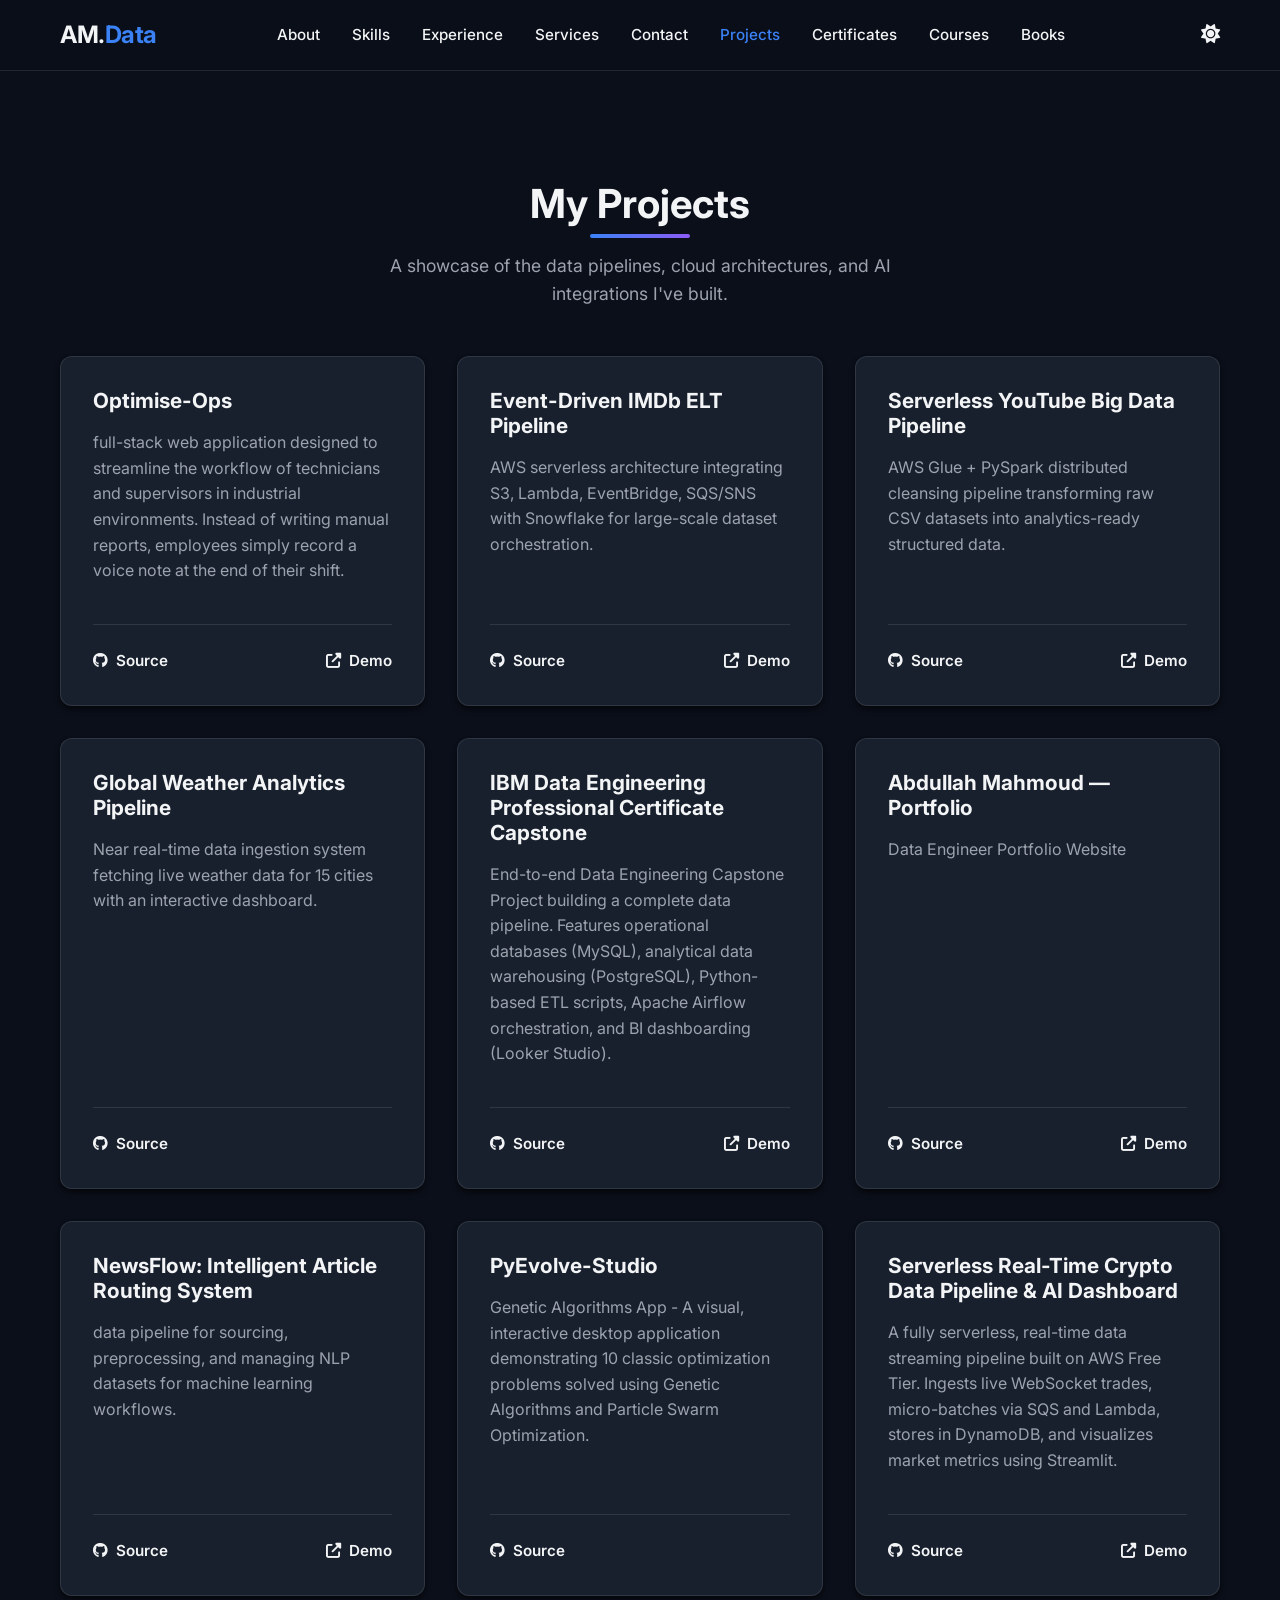
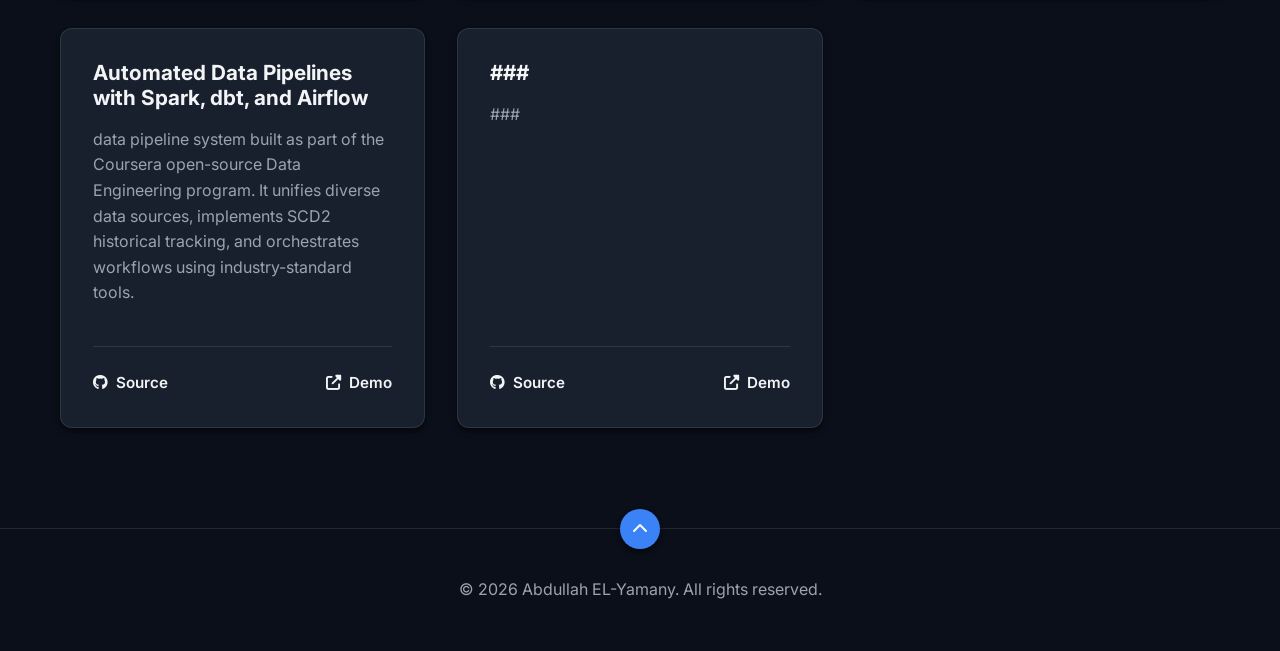
<file: templates/projects.html>
<!DOCTYPE html>
<html lang="en" data-theme="dark">
  <head>
    <meta charset="UTF-8" />
    <meta name="viewport" content="width=device-width, initial-scale=1.0" />
    <title>Projects | Abdullah Mah.</title>
    <meta name="description" content="Portfolio of Abdullah Mahmoud Abdullah, featuring data engineering pipelines, platforms, and architectures." />
    <link rel="icon" href="https://res.cloudinary.com/dszovn47p/image/upload/q_auto/f_auto/v1778228008/logo_cz9kta.png" />
    <link rel="preconnect" href="https://fonts.googleapis.com" />
    <link rel="preconnect" href="https://fonts.gstatic.com" crossorigin />
    <link href="https://fonts.googleapis.com/css2?family=Inter:wght@300;400;500;600;700&display=swap" rel="stylesheet" />
    <link rel="stylesheet" href="../css/style.css" />
    <!-- Font Awesome for icons -->
    <link rel="stylesheet" href="https://cdnjs.cloudflare.com/ajax/libs/font-awesome/6.4.0/css/all.min.css" />
  </head>

  <body>
    <nav class="navbar">
      <div class="nav-container">
        <a href="../index.html#hero" class="logo">AM.<span>Data</span></a>
        <ul class="nav-links">
          <li>
            <a href="../index.html#about">About</a>
          </li>
          <li>
            <a href="../index.html#skills">Skills</a>
          </li>
          <li>
            <a href="../index.html#experience">Experience</a>
          </li>
          <li>
            <a href="../index.html#services">Services</a>
          </li>
          <li>
            <a href="../index.html#contact">Contact</a>
          </li>
          <li>
            <a href="projects.html" class="active">Projects</a>
          </li>
          <li>
            <a href="certificates.html">Certificates</a>
          </li>
          <li>
            <a href="courses.html">Courses</a>
          </li>
          <li>
            <a href="books.html">Books</a>
          </li>
        </ul>
        <button id="theme-toggle" class="theme-toggle" aria-label="Toggle dark/light mode"><i class="fas fa-sun"></i></button>
        <div class="hamburger">
          <i class="fas fa-bars"></i>
        </div>
      </div>
    </nav>

    <main class="page-padding">
      <!-- Projects Section -->
      <section id="projects" class="projects section-padding" style="background-color: transparent;">
        <div class="container">
          <div class="text-center" style="margin-bottom: 3rem; text-align: center;">
            <h1 class="section-title fade-in" style="margin-bottom: 1.5rem;">My Projects</h1>
            <p class="summary fade-in mx-auto" style="margin: 0 auto; max-width: 600px;">A showcase of the data pipelines, cloud architectures, and AI integrations I've built.</p>
          </div>
          <div class="projects-grid">
            <!-- Project 1 -->
            <div class="project-card fade-in">
              <div class="project-content">
                <h3>Optimise-Ops</h3>
                <p>full-stack web application designed to streamline the workflow of technicians and supervisors in industrial environments. Instead of writing manual reports, employees simply record a voice note at the end of their shift.</p>
                <div class="project-links">
                  <a href="https://github.com/abdullah-mahmoud-de/Optimize-ops" target="_blank" aria-label="GitHub Repository">
                    <i class="fab fa-github"></i>
                    Source
                  </a>
                  <a href="https://www.valyo.pro/" target="_blank" aria-label="Live Demo">
                    <i class="fas fa-external-link-alt"></i>
                    Demo
                  </a>
                </div>
              </div>
            </div>
            <!-- Project 2 -->
            <div class="project-card fade-in">
              <div class="project-content">
                <h3>Event-Driven IMDb ELT Pipeline</h3>
                <p>AWS serverless architecture integrating S3, Lambda, EventBridge, SQS/SNS with Snowflake for large-scale dataset orchestration.</p>
                <div class="project-links">
                  <a href="https://github.com/abdullah-mahmoud-de/imdb-serverless-elt-pipeline" target="_blank" aria-label="GitHub Repository">
                    <i class="fab fa-github"></i>
                    Source
                  </a>
                  <a href="https://imdb-serverless-elt-pipeline.streamlit.app/" target="_blank" aria-label="Live Demo">
                    <i class="fas fa-external-link-alt"></i>
                    Demo
                  </a>
                </div>
              </div>
            </div>
            <!-- Project 3 -->
            <div class="project-card fade-in">
              <div class="project-content">
                <h3>Serverless YouTube Big Data Pipeline</h3>
                <p>AWS Glue + PySpark distributed cleansing pipeline transforming raw CSV datasets into analytics-ready structured data.</p>
                <div class="project-links">
                  <a href="https://github.com/abdullah-mahmoud-de/youtube-data-engineering-pipeline" target="_blank" aria-label="GitHub Repository">
                    <i class="fab fa-github"></i>
                    Source
                  </a>
                  <a href="https://lookerstudio.google.com/reporting/a546d218-cd6c-42d1-8bdd-98f582155b43" target="_blank" aria-label="Live Demo">
                    <i class="fas fa-external-link-alt"></i>
                    Demo
                  </a>
                </div>
              </div>
            </div>
            <!-- Project 4 -->
            <div class="project-card fade-in">
              <div class="project-content">
                <h3>Global Weather Analytics Pipeline</h3>
                <p>Near real-time data ingestion system fetching live weather data for 15 cities with an interactive dashboard.</p>
                <div class="project-links">
                  <a href="https://github.com/abdullah-mahmoud-de/Global-Weather-Analytics-Pipeline" target="_blank" aria-label="GitHub Repository">
                    <i class="fab fa-github"></i>
                    Source
                  </a>
                </div>
              </div>
            </div>
            <!-- Project -->
            <div class="project-card fade-in">
              <div class="project-content">
                <h3>IBM Data Engineering Professional Certificate Capstone</h3>
                <p>End-to-end Data Engineering Capstone Project building a complete data pipeline. Features operational databases (MySQL), analytical data warehousing (PostgreSQL), Python-based ETL scripts, Apache Airflow orchestration, and BI dashboarding (Looker Studio).</p>
                <div class="project-links">
                  <a href="https://github.com/abdullah-mahmoud-de/ibm-data-engineering-capstone-project" target="_blank" aria-label="GitHub Repository">
                    <i class="fab fa-github"></i>
                    Source
                  </a>
                  <a href="https://www.coursera.org/learn/data-enginering-capstone-project/home/welcome" target="_blank" aria-label="Live Demo">
                    <i class="fas fa-external-link-alt"></i>
                    Demo
                  </a>
                </div>
              </div>
            </div>
            <!-- Project -->
            <div class="project-card fade-in">
              <div class="project-content">
                <h3>Abdullah Mahmoud — Portfolio</h3>
                <p>Data Engineer Portfolio Website</p>
                <div class="project-links">
                  <a href="https://github.com/abdullah-mahmoud-de/abdullah-mahmoud-portfolio" target="_blank" aria-label="GitHub Repository">
                    <i class="fab fa-github"></i>
                    Source
                  </a>
                  <a href="https://abdullah-mahmoud-de.netlify.app/" target="_blank" aria-label="Live Demo">
                    <i class="fas fa-external-link-alt"></i>
                    Demo
                  </a>
                </div>
              </div>
            </div>
            <!-- Project -->
            <div class="project-card fade-in">
              <div class="project-content">
                <h3>NewsFlow: Intelligent Article Routing System</h3>
                <p>data pipeline for sourcing, preprocessing, and managing NLP datasets for machine learning workflows.</p>
                <div class="project-links">
                  <a href="https://github.com/abdullah-mahmoud-de/nlp-text-classifier-pipeline" target="_blank" aria-label="GitHub Repository">
                    <i class="fab fa-github"></i>
                    Source
                  </a>
                  <a href="https://nlp-text-classifier-pipeline.streamlit.app/" target="_blank" aria-label="Live Demo">
                    <i class="fas fa-external-link-alt"></i>
                    Demo
                  </a>
                </div>
              </div>
            </div>
            <!-- Project -->
            <div class="project-card fade-in">
              <div class="project-content">
                <h3>PyEvolve-Studio</h3>
                <p>Genetic Algorithms App - A visual, interactive desktop application demonstrating 10 classic optimization problems solved using Genetic Algorithms and Particle Swarm Optimization.</p>
                <div class="project-links">
                  <a href="https://github.com/abdullah-mahmoud-de/Genetic_Algorithms_App" target="_blank" aria-label="GitHub Repository">
                    <i class="fab fa-github"></i>
                    Source
                  </a>
                </div>
              </div>
            </div>
            <!-- Project -->
            <div class="project-card fade-in">
              <div class="project-content">
                <h3>Serverless Real-Time Crypto Data Pipeline & AI Dashboard</h3>
                <p>A fully serverless, real-time data streaming pipeline built on AWS Free Tier. Ingests live WebSocket trades, micro-batches via SQS and Lambda, stores in DynamoDB, and visualizes market metrics using Streamlit.</p>
                <div class="project-links">
                  <a href="https://github.com/abdullah-mahmoud-de/serverless-binance-pipeline" target="_blank" aria-label="GitHub Repository">
                    <i class="fab fa-github"></i>
                    Source
                  </a>
                  <a href="https://serverless-binance-pipeline.streamlit.app/" target="_blank" aria-label="Live Demo">
                    <i class="fas fa-external-link-alt"></i>
                    Demo
                  </a>
                </div>
              </div>
            </div>
            <!-- Project -->
            <div class="project-card fade-in">
              <div class="project-content">
                <h3>Automated Data Pipelines with Spark, dbt, and Airflow</h3>
                <p>data pipeline system built as part of the Coursera open-source Data Engineering program. It unifies diverse data sources, implements SCD2 historical tracking, and orchestrates workflows using industry-standard tools.</p>
                <div class="project-links">
                  <a href="https://github.com/abdullah-mahmoud-de/Automated-Data-Pipelines-Spark-dbt-Airflow" target="_blank" aria-label="GitHub Repository">
                    <i class="fab fa-github"></i>
                    Source
                  </a>
                  <a href="https://www.coursera.org/learn/building-automated-data-pipelines-with-sparkdbtand-airflow/home/module/11" target="_blank" aria-label="Live Demo">
                    <i class="fas fa-external-link-alt"></i>
                    Demo
                  </a>
                </div>
              </div>
            </div>
            <!-- Project -->
            <div class="project-card fade-in">
              <div class="project-content">
                <h3>###</h3>
                <p>###</p>
                <div class="project-links">
                  <a href="#" target="_blank" aria-label="GitHub Repository">
                    <i class="fab fa-github"></i>
                    Source
                  </a>
                  <a href="#" target="_blank" aria-label="Live Demo">
                    <i class="fas fa-external-link-alt"></i>
                    Demo
                  </a>
                </div>
              </div>
            </div>
          </div>
        </div>
      </section>
    </main>

    <footer class="footer">
      <div class="container">
        <a href="#" class="scroll-top" aria-label="Scroll to top"><i class="fas fa-chevron-up"></i></a>
        <p>
          &copy; <span id="year"></span> Abdullah EL-Yamany. All rights reserved.
        </p>
      </div>
    </footer>

    <script src="../js/script.js"></script>
  </body>
</html>
</file>
<file: css/style.css>
/* Custom CSS Variables */
:root {
    /* Dark Theme (Default) */
    --bg-color: #0b0f19;
    --bg-color-alt: #111827;
    --text-primary: #f3f4f6;
    --text-secondary: #9ca3af;
    --accent-color: #3b82f6;
    --accent-hover: #2563eb;
    --card-bg: rgba(31, 41, 55, 0.7);
    --border-color: rgba(255, 255, 255, 0.1);
    --nav-bg: rgba(11, 15, 25, 0.9);
    --gradient-start: #3b82f6;
    --gradient-end: #8b5cf6;
    --shadow: 0 4px 6px -1px rgba(0, 0, 0, 0.5), 0 2px 4px -1px rgba(0, 0, 0, 0.3);
    --shadow-hover: 0 20px 25px -5px rgba(0, 0, 0, 0.5), 0 10px 10px -5px rgba(0, 0, 0, 0.3);
}

[data-theme="light"] {
    --bg-color: #ffffff;
    --bg-color-alt: #f9fafb;
    --text-primary: #111827;
    --text-secondary: #4b5563;
    --accent-color: #2563eb;
    --accent-hover: #1d4ed8;
    --card-bg: rgba(255, 255, 255, 0.9);
    --border-color: rgba(0, 0, 0, 0.1);
    --nav-bg: rgba(255, 255, 255, 0.95);
    --shadow: 0 4px 6px -1px rgba(0, 0, 0, 0.1), 0 2px 4px -1px rgba(0, 0, 0, 0.06);
    --shadow-hover: 0 20px 25px -5px rgba(0, 0, 0, 0.1), 0 10px 10px -5px rgba(0, 0, 0, 0.04);
}

/* Reset & Base Styles */
* {
    margin: 0;
    padding: 0;
    box-sizing: border-box;
}

html {
    scroll-behavior: smooth;
    font-family: 'Inter', sans-serif;
}

body {
    background-color: var(--bg-color);
    color: var(--text-primary);
    line-height: 1.6;
    transition: background-color 0.3s ease, color 0.3s ease;
    overflow-x: hidden;
}

ul {
    list-style: none;
}

a {
    text-decoration: none;
    color: inherit;
}

.container {
    max-width: 1200px;
    margin: 0 auto;
    padding: 0 20px;
}

.section-padding {
    padding: 100px 0;
}

.section-title {
    font-size: 2.5rem;
    margin-bottom: 3rem;
    text-align: center;
    position: relative;
    display: block;
    width: 100%;
    font-weight: 700;
}

.section-title::after {
    content: '';
    position: absolute;
    width: 100px;
    height: 4px;
    background: linear-gradient(90deg, var(--gradient-start), var(--gradient-end));
    bottom: -10px;
    left: 50%;
    transform: translateX(-50%);
    border-radius: 2px;
}

/* Typography */
h1,
h2,
h3,
h4 {
    color: var(--text-primary);
    line-height: 1.2;
}

p {
    color: var(--text-secondary);
    margin-bottom: 1rem;
}

/* Navbar */
.navbar {
    position: fixed;
    top: 0;
    width: 100%;
    background-color: var(--nav-bg);
    backdrop-filter: blur(10px);
    -webkit-backdrop-filter: blur(10px);
    z-index: 1000;
    border-bottom: 1px solid var(--border-color);
    transition: background-color 0.3s ease;
}

.nav-container {
    max-width: 1200px;
    margin: 0 auto;
    padding: 1rem 20px;
    display: flex;
    justify-content: space-between;
    align-items: center;
}

.logo {
    font-size: 1.5rem;
    font-weight: 700;
    letter-spacing: -0.5px;
}

.logo span {
    color: var(--accent-color);
}

.nav-links {
    display: flex;
    gap: 2rem;
    align-items: center;
}

.nav-links a {
    font-size: 0.95rem;
    font-weight: 500;
    transition: color 0.3s ease;
}

.nav-links a:hover,
.nav-links a.active {
    color: var(--accent-color);
}

.theme-toggle {
    background: none;
    border: none;
    color: var(--text-primary);
    font-size: 1.2rem;
    cursor: pointer;
    transition: color 0.3s ease;
    margin-left: 1rem;
}

.theme-toggle:hover {
    color: var(--accent-color);
}

.hamburger {
    display: none;
    cursor: pointer;
    font-size: 1.5rem;
}

/* Buttons */
.btn {
    display: inline-block;
    padding: 0.8rem 2rem;
    border-radius: 8px;
    font-weight: 600;
    transition: all 0.3s ease;
    cursor: pointer;
    border: none;
    font-size: 1rem;
}

.btn-primary {
    background: linear-gradient(90deg, var(--gradient-start), var(--gradient-end));
    color: white;
    box-shadow: 0 4px 15px rgba(59, 130, 246, 0.4);
}

.btn-primary:hover {
    transform: translateY(-2px);
    box-shadow: 0 6px 20px rgba(59, 130, 246, 0.6);
}

.btn-secondary {
    background: transparent;
    border: 2px solid var(--accent-color);
    color: var(--text-primary);
}

.btn-secondary:hover {
    background: var(--accent-color);
    color: white;
}

.btn-block {
    width: 100%;
}

/* Hero Section */
.hero {
    min-height: 100vh;
    display: flex;
    align-items: center;
    padding: 100px 20px 0;
    max-width: 1200px;
    margin: 0 auto;
    position: relative;
}

.hero-content {
    flex: 1;
    z-index: 2;
}

.greeting {
    color: var(--accent-color);
    font-weight: 600;
    font-size: 1.1rem;
    margin-bottom: 1rem;
    letter-spacing: 1px;
}

.name {
    font-size: clamp(2rem, 7vw, 3.8rem);
    font-weight: 700;
    margin-bottom: 0.5rem;
    background: linear-gradient(90deg, var(--text-primary), var(--text-secondary));
    -webkit-background-clip: text;
    -webkit-text-fill-color: transparent;
}

.title {
    font-size: clamp(1.2rem, 4vw, 2.2rem);
    color: var(--text-secondary);
    margin-bottom: 1.5rem;
    font-weight: 600;
}

/* Hero Image Styles */
.hero-image {
    flex: 1;
    display: flex;
    justify-content: flex-end;
    align-items: center;
    position: relative;
    z-index: 2;
}

.image-frame {
    width: 100%;
    max-width: 350px;
    border-radius: 16px;
    overflow: hidden;
    border: 4px solid var(--accent-color);
    box-shadow: 0 0 30px rgba(59, 130, 246, 0.4);
    background-color: var(--card-bg);
    transform: rotate(3deg);
    transition: transform 0.3s ease;
}

.image-frame:hover {
    transform: rotate(0deg);
}

.profile-img {
    width: 100%;
    height: auto;
    object-fit: cover;
    display: block;
}

.summary {
    font-size: 1.1rem;
    max-width: 600px;
    margin-bottom: 2.5rem;
}

.cta-buttons {
    display: flex;
    gap: 1rem;
}

/* About Section */
.about {
    background-color: var(--bg-color-alt);
}

.about-content {
    max-width: 800px;
    margin: 0 auto;
    text-align: center;
    font-size: 1.1rem;
}

/* Skills Section */
.skills-grid {
    display: grid;
    grid-template-columns: repeat(auto-fit, minmax(min(100%, 250px), 1fr));
    gap: 2rem;
}

.skill-category {
    background-color: var(--card-bg);
    border: 1px solid var(--border-color);
    border-radius: 12px;
    padding: 2rem;
    text-align: center;
    transition: transform 0.3s ease, box-shadow 0.3s ease;
    box-shadow: var(--shadow);
    backdrop-filter: blur(10px);
    -webkit-backdrop-filter: blur(10px);
}

.skill-category:hover {
    transform: translateY(-5px);
    box-shadow: var(--shadow-hover);
}

.skill-category i {
    font-size: 2.5rem;
    color: var(--accent-color);
    margin-bottom: 1rem;
}

.skill-category h3 {
    margin-bottom: 1.5rem;
    font-size: 1.2rem;
}

.tags {
    display: flex;
    flex-wrap: wrap;
    gap: 0.6rem;
    justify-content: center;
}

.tags span {
    background-color: rgba(59, 130, 246, 0.1);
    color: var(--accent-color);
    padding: 0.4rem 0.8rem;
    border-radius: 20px;
    font-size: 0.85rem;
    font-weight: 500;
}

/* Projects Section */
.projects {
    background-color: var(--bg-color-alt);
}

.projects-grid {
    display: grid;
    grid-template-columns: repeat(auto-fit, minmax(min(100%, 300px), 1fr));
    gap: 2rem;
}

.project-card {
    background-color: var(--card-bg);
    border: 1px solid var(--border-color);
    border-radius: 12px;
    overflow: hidden;
    transition: transform 0.3s ease, box-shadow 0.3s ease;
    box-shadow: var(--shadow);
    height: 100%;
    display: flex;
    flex-direction: column;
}

.project-card:hover {
    transform: translateY(-10px);
    box-shadow: var(--shadow-hover);
}

.project-content {
    padding: 2rem;
    display: flex;
    flex-direction: column;
    flex-grow: 1;
}

.project-content h3 {
    margin-bottom: 1rem;
    font-size: 1.3rem;
    color: var(--text-primary);
}

.project-content p {
    flex-grow: 1;
}

.project-links {
    margin-top: 1.5rem;
    padding-top: 1.5rem;
    border-top: 1px solid var(--border-color);
    display: flex;
    justify-content: space-between;
    align-items: center;
}

.project-links a {
    color: var(--text-primary);
    font-weight: 600;
    font-size: 0.95rem;
    display: inline-flex;
    align-items: center;
    gap: 0.5rem;
    transition: color 0.3s ease;
}

.project-links a:hover {
    color: var(--accent-color);
}

/* Experience Section */
.timeline {
    position: relative;
    max-width: 800px;
    margin: 0 auto;
}

.timeline::before {
    content: '';
    position: absolute;
    top: 0;
    left: 20px;
    height: 100%;
    width: 2px;
    background: var(--border-color);
}

.timeline-item {
    position: relative;
    margin-bottom: 3rem;
    padding-left: 60px;
}

.timeline-dot {
    position: absolute;
    left: 14px;
    top: 0;
    width: 14px;
    height: 14px;
    border-radius: 50%;
    background: var(--accent-color);
    border: 3px solid var(--bg-color);
    box-shadow: 0 0 0 3px rgba(59, 130, 246, 0.2);
}

.timeline-content {
    background-color: var(--card-bg);
    border: 1px solid var(--border-color);
    padding: 2rem;
    border-radius: 12px;
    box-shadow: var(--shadow);
    transition: transform 0.3s ease;
}

.timeline-content:hover {
    transform: translateY(-3px);
}

.timeline-content h3 {
    margin-bottom: 0.5rem;
    font-size: 1.2rem;
}

.timeline-content .type,
.timeline-content .company {
    color: var(--accent-color);
    font-weight: 500;
}

.timeline-content .date {
    display: block;
    color: var(--text-secondary);
    font-size: 0.9rem;
    margin-bottom: 1rem;
    font-weight: 500;
}

.timeline-content ul {
    list-style-type: disc;
    margin-left: 1.2rem;
    color: var(--text-secondary);
}

.timeline-content li {
    margin-bottom: 0.5rem;
}

/* Services Section */
.services {
    background-color: var(--bg-color-alt);
}

.services-grid {
    display: grid;
    grid-template-columns: repeat(auto-fit, minmax(min(100%, 200px), 1fr));
    gap: 1.5rem;
}

.service-card {
    background-color: var(--card-bg);
    border: 1px solid var(--border-color);
    padding: 2.5rem 1.5rem;
    text-align: center;
    border-radius: 12px;
    transition: all 0.3s ease;
    box-shadow: var(--shadow);
}

.service-card:hover {
    background: linear-gradient(135deg, var(--gradient-start), var(--gradient-end));
    transform: translateY(-5px);
    border-color: transparent;
}

.service-card:hover h4,
.service-card:hover i {
    color: white;
}

.service-card i {
    font-size: 2.5rem;
    color: var(--accent-color);
    margin-bottom: 1.5rem;
    transition: color 0.3s ease;
}

.service-card h4 {
    font-size: 1.1rem;
    font-weight: 600;
    transition: color 0.3s ease;
}

/* Objective Section */
.objective-card {
    background: linear-gradient(135deg, rgba(31, 41, 55, 0.8), rgba(17, 24, 39, 0.9));
    border: 1px solid rgba(59, 130, 246, 0.3);
    border-radius: 16px;
    padding: 4rem 2rem;
    text-align: center;
    box-shadow: 0 10px 30px rgba(0, 0, 0, 0.2);
    position: relative;
    overflow: hidden;
}

[data-theme="light"] .objective-card {
    background: linear-gradient(135deg, rgba(255, 255, 255, 0.9), rgba(243, 244, 246, 1));
}

.objective-icon {
    font-size: 3rem;
    color: var(--accent-color);
    margin-bottom: 1.5rem;
}

.objective-card p {
    font-size: 1.2rem;
    max-width: 800px;
    margin: 0 auto;
    color: var(--text-primary);
    line-height: 1.8;
}

/* Contact Section */
.contact {
    background-color: var(--bg-color-alt);
}

.contact-container {
    display: grid;
    grid-template-columns: 1fr;
    gap: 3rem;
    background-color: var(--card-bg);
    border: 1px solid var(--border-color);
    border-radius: 16px;
    padding: 3rem;
    box-shadow: var(--shadow);
}

@media (min-width: 768px) {
    .contact-container {
        grid-template-columns: 1fr 1fr;
    }
}

.contact-info h3 {
    font-size: 1.8rem;
    margin-bottom: 1rem;
}

.social-links {
    display: flex;
    gap: 1rem;
    margin-top: 2rem;
}

.social-links a {
    display: flex;
    align-items: center;
    justify-content: center;
    width: 45px;
    height: 45px;
    border-radius: 50%;
    background-color: rgba(59, 130, 246, 0.1);
    color: var(--accent-color);
    transition: all 0.3s ease;
    font-size: 1.2rem;
}

.social-links a:hover {
    background-color: var(--accent-color);
    color: white;
    transform: translateY(-3px);
}

.contact-form .form-group {
    margin-bottom: 1.5rem;
}

.contact-form label {
    display: block;
    margin-bottom: 0.5rem;
    font-weight: 500;
}

.contact-form input,
.contact-form textarea {
    width: 100%;
    padding: 1rem;
    border-radius: 8px;
    border: 1px solid var(--border-color);
    background-color: var(--bg-color);
    color: var(--text-primary);
    font-family: inherit;
    font-size: 1rem;
    transition: border-color 0.3s ease, box-shadow 0.3s ease;
}

.contact-form input:focus,
.contact-form textarea:focus {
    outline: none;
    border-color: var(--accent-color);
    box-shadow: 0 0 0 3px rgba(59, 130, 246, 0.2);
}

/* Footer */
.footer {
    padding: 3rem 0 2rem;
    text-align: center;
    border-top: 1px solid var(--border-color);
    position: relative;
    background-color: var(--bg-color);
}

.scroll-top {
    position: absolute;
    top: -20px;
    left: 50%;
    transform: translateX(-50%);
    width: 40px;
    height: 40px;
    background-color: var(--accent-color);
    color: white;
    display: flex;
    align-items: center;
    justify-content: center;
    border-radius: 50%;
    box-shadow: var(--shadow);
    transition: transform 0.3s ease, background-color 0.3s ease;
}

.scroll-top:hover {
    background-color: var(--accent-hover);
    transform: translateX(-50%) translateY(-5px);
}

/* Animations */
.fade-in {
    opacity: 0;
    transform: translateY(30px);
    transition: opacity 0.8s ease-out, transform 0.8s ease-out;
}

.fade-in.appear {
    opacity: 1;
    transform: translateY(0);
}

/* Mobile and Tablet Responsiveness */
@media (max-width: 992px) {
    .nav-links {
        display: none;
        flex-direction: column;
        position: absolute;
        top: 100%;
        left: 0;
        width: 100%;
        background-color: var(--nav-bg);
        padding: 1rem 0;
        text-align: center;
        border-bottom: 1px solid var(--border-color);
        box-shadow: var(--shadow);
    }

    .nav-links.active {
        display: flex;
    }

    .hamburger {
        display: block;
    }

    .hero {
        flex-direction: column-reverse;
        text-align: center;
        padding-top: 120px;
        padding-bottom: 40px;
        gap: 2rem;
    }

    .hero-content {
        text-align: center;
        width: 100%;
    }

    .hero-image {
        justify-content: center;
    }

    .image-frame {
        max-width: 280px;
    }

    .cta-buttons {
        justify-content: center;
        flex-direction: column;
        gap: 1rem;
    }

    .cta-buttons .btn {
        width: 100%;
    }

    .section-title {
        font-size: 2rem;
    }

    .timeline::before {
        left: 0;
    }

    .timeline-dot {
        left: -6px;
    }

    .timeline-item {
        padding-left: 25px;
    }

    .contact-container {
        padding: 1.5rem;
    }

    .objective-card {
        padding: 2rem 1rem;
    }
}

/* Certificates Page Styles */
.page-padding {
    padding-top: 80px;
    /* Space for navbar */
}

.cert-header {
    padding: 60px 0 20px;
}

.cert-header .section-title {
    margin-bottom: 1.5rem;
}

.text-center {
    text-align: center;
}

.mx-auto {
    margin-left: auto;
    margin-right: auto;
}

.category-title {
    font-size: 1.8rem;
    margin-bottom: 2rem;
    color: var(--text-primary);
    display: flex;
    align-items: center;
    gap: 0.8rem;
    border-bottom: 2px solid var(--border-color);
    padding-bottom: 0.5rem;
}

.category-title i {
    color: var(--accent-color);
}

.cert-grid {
    display: grid;
    grid-template-columns: repeat(auto-fill, minmax(320px, 1fr));
    gap: 2rem;
}

.cert-card {
    background-color: var(--card-bg);
    border: 1px solid var(--border-color);
    border-radius: 12px;
    overflow: hidden;
    transition: transform 0.4s cubic-bezier(0.175, 0.885, 0.32, 1.275), box-shadow 0.4s ease;
    box-shadow: var(--shadow);
    display: flex;
    flex-direction: column;
}

.cert-card:hover {
    transform: translateY(-10px);
    box-shadow: var(--shadow-hover);
}

.cert-image-wrapper {
    position: relative;
    width: 100%;
    padding-top: 66.66%;
    /* 3:2 Aspect Ratio */
    overflow: hidden;
    background-color: rgba(0, 0, 0, 0.1);
}

.cert-image {
    position: absolute;
    top: 0;
    left: 0;
    width: 100%;
    height: 100%;
    object-fit: cover;
    transition: transform 0.5s ease;
}

.cert-card:hover .cert-image {
    transform: scale(1.05);
}

.cert-overlay {
    position: absolute;
    top: 0;
    left: 0;
    width: 100%;
    height: 100%;
    background: rgba(11, 15, 25, 0.6);
    display: flex;
    align-items: center;
    justify-content: center;
    opacity: 0;
    transition: opacity 0.3s ease;
    backdrop-filter: blur(2px);
}

.cert-card:hover .cert-overlay {
    opacity: 1;
}

.cert-content {
    padding: 1.5rem;
    display: flex;
    flex-direction: column;
    flex-grow: 1;
}

.cert-badge {
    align-self: flex-start;
    background: rgba(59, 130, 246, 0.1);
    color: var(--accent-color);
    padding: 0.3rem 0.8rem;
    border-radius: 20px;
    font-size: 0.8rem;
    font-weight: 600;
    margin-bottom: 1rem;
    text-transform: uppercase;
    letter-spacing: 0.5px;
}

.cert-content h3 {
    font-size: 1.25rem;
    margin-bottom: 0.5rem;
    color: var(--text-primary);
    line-height: 1.4;
}

.cert-platform {
    font-size: 0.95rem;
    color: var(--text-secondary);
    margin-bottom: 1.5rem;
    display: flex;
    align-items: center;
    gap: 0.5rem;
    flex-grow: 1;
}

.cert-actions {
    display: flex;
    gap: 0.8rem;
    margin-top: auto;
}

.btn-sm {
    padding: 0.5rem 1rem;
    font-size: 0.9rem;
    flex: 1;
    text-align: center;
    display: flex;
    justify-content: center;
    align-items: center;
    gap: 0.4rem;
}

/* Modal Styles */
.modal {
    display: none;
    position: fixed;
    z-index: 2000;
    left: 0;
    top: 0;
    width: 100%;
    height: 100%;
    overflow: auto;
    background-color: rgba(0, 0, 0, 0.9);
    backdrop-filter: blur(5px);
    opacity: 0;
    transition: opacity 0.3s ease;
}

.modal.show {
    display: flex;
    align-items: center;
    justify-content: center;
    opacity: 1;
}

.modal-content-wrapper {
    position: relative;
    max-width: 90%;
    max-height: 90vh;
    margin: auto;
    animation: zoomIn 0.3s ease;
}

.modal-content {
    width: 100%;
    max-height: 90vh;
    object-fit: contain;
    border-radius: 8px;
    box-shadow: 0 0 30px rgba(0, 0, 0, 0.5);
}

.modal-close {
    position: absolute;
    top: 20px;
    right: 30px;
    color: #f1f1f1;
    font-size: 40px;
    font-weight: bold;
    cursor: pointer;
    transition: color 0.3s;
    z-index: 2001;
}

.modal-close:hover,
.modal-close:focus {
    color: var(--accent-color);
}

@keyframes zoomIn {
    from {
        transform: scale(0.9);
        opacity: 0;
    }

    to {
        transform: scale(1);
        opacity: 1;
    }
}

@media (max-width: 768px) {
    .cert-actions {
        flex-direction: column;
    }

    .modal-close {
        top: 10px;
        right: 20px;
        font-size: 30px;
    }
}

/* Books Page Specific Styles */
.status-badge {
    position: absolute;
    top: 10px;
    right: 10px;
    padding: 0.3rem 0.6rem;
    border-radius: 12px;
    font-size: 0.75rem;
    font-weight: 700;
    text-transform: uppercase;
    color: #fff;
    z-index: 10;
    box-shadow: 0 2px 4px rgba(0,0,0,0.3);
}
.status-badge.read {
    background-color: #10b981; /* Emerald green */
}
.status-badge.reading {
    background-color: #f59e0b; /* Amber */
}
.status-badge.planned {
    background-color: #6b7280; /* Gray */
}

.book-meta {
    display: flex;
    justify-content: space-between;
    align-items: center;
    font-size: 0.85rem;
    color: var(--text-secondary);
    margin-bottom: 0.5rem;
}
.book-rating {
    color: #fbbf24; /* Yellow for stars */
}
.book-year {
    font-weight: 500;
}
</file>
